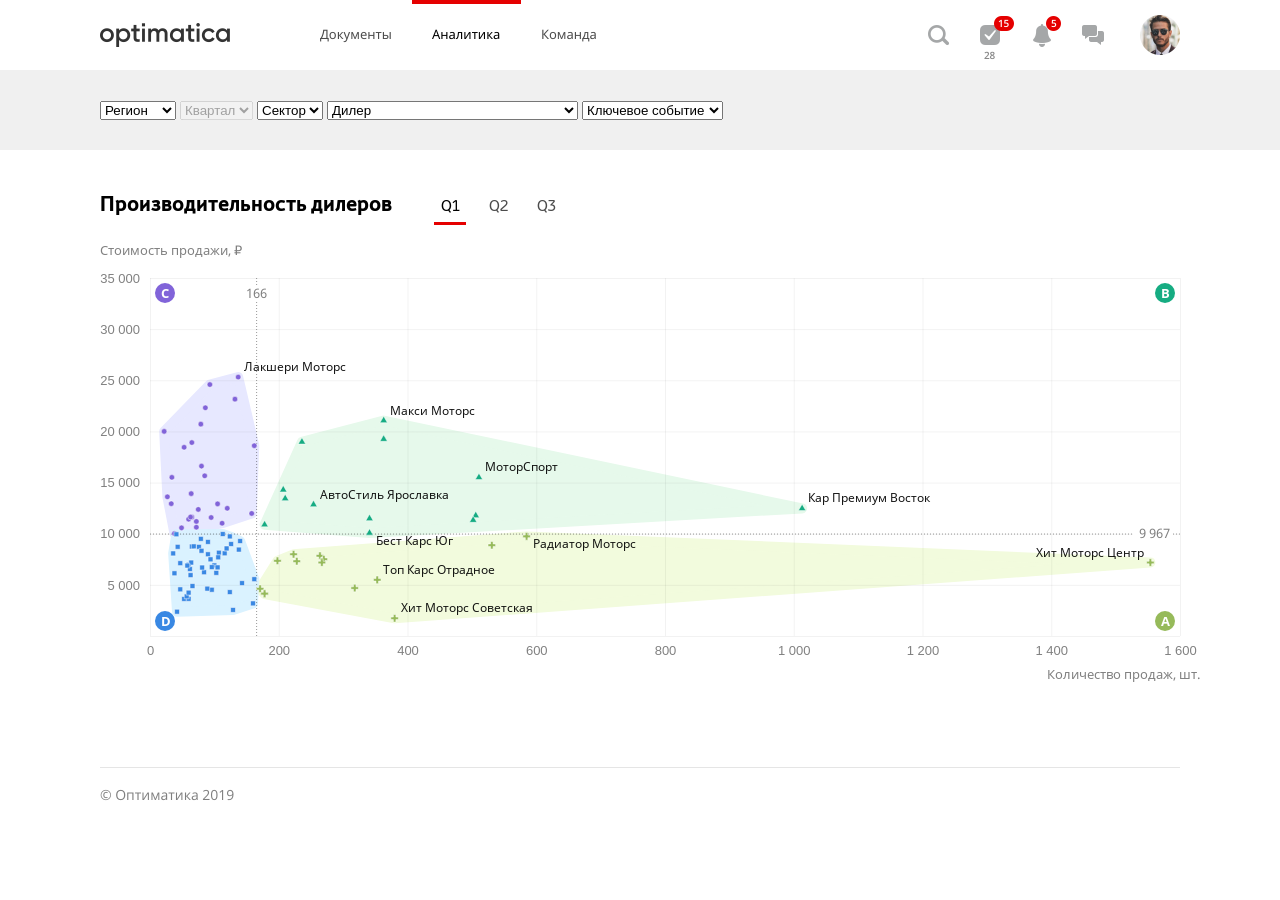
<file: index.html>
<!DOCTYPE html>
<html>
  <head>
    <meta http-equiv="content-type" content="text/html; charset=utf-8" />
    <meta
      name="viewport"
      content="width=device-width, minimum-scale=1, maximum-scale=1, initial-scale=1, user-scalable=0"
    />
    <title>Облака дилеров</title>
    <link rel="stylesheet" type="text/css" href="css/main.css" media="screen" />
    <link href="img/favicon.png" rel="shortcut icon" />
  </head>
  <body>
    <div class="top"></div>
    <div class="filters">
      <div class="filters__inner">
        <select id="region-filter">
          <option value="all">Регион</option>
        </select>
        <select disabled>
          <option value="all">Квартал</option>
        </select>
        <select id="sector-filter">
          <option value="all">Сектор</option>
        </select>
        <select id="dealer-filter">
          <option value="all">Дилер</option>
        </select>
        <select id="event-filter">
          <option value="all">Ключевое событие</option>
        </select>
      </div>
    </div>
    <div class="column">
      <div class="title">
        <h1 class="title__title">Производительность дилеров</h1>
        <div class="tabs" id="quarters"></div>
      </div>
      <div id="graph-clouds" class="graph"></div>
    </div>
    <div class="footer"></div>
  </body>
  <script src="js/d3.min.js"></script>
  <script src="js/d3-delaunay.min.js"></script>
  <script src="js/dealersChart.js"></script>
  <script src="js/app.js"></script>
</html>
</file>
<file: css/main.css>
@font-face {
    font-family: Toyota_Display_Bold;
    src: url(../fonts/toyota-display/toyotadisplay_bd.eot);
    src: url(../fonts/toyota-display/toyotadisplay_bd.eot?#iefix) format("embedded-opentype"), url(../fonts/toyota-display/toyotadisplay_bd.woff) format("woff"), url(../fonts/toyota-display/toyotadisplay_bd.ttf) format("truetype"), url(../fonts/toyota-display/toyotadisplay_bd.svg) format("svg")
    }
@font-face {
    font-family: Toyota_Display_Regular;
    src: url(../fonts/toyota-display/toyotadisplay_rg.eot);
    src: url(../fonts/toyota-display/toyotadisplay_rg.eot?#iefix) format("embedded-opentype"), url(../fonts/toyota-display/toyotadisplay_rg.woff) format("woff"), url(../fonts/toyota-display/toyotadisplay_rg.ttf) format("truetype"), url(../fonts/toyota-display/toyotadisplay_rg.svg) format("svg")
    }
@font-face {
    font-family: Noto_Sans_Regular;
    src: url(../fonts/notosans/NotoSans.eot);
    src: url(../fonts/notosans/NotoSans.eot?#iefix) format("embedded-opentype"), url(../fonts/notosans/NotoSans.woff) format("woff"), url(../fonts/notosans/NotoSans.woff2) format("woff2"), url(../fonts/notosans/NotoSans.ttf) format("truetype"), url(../fonts/notosans/NotoSans.svg) format("svg");
    font-style:normal
    }
@font-face {
    font-family: Noto_Sans_Bold;
    src: url(../fonts/notosans/NotoSans-Bold.eot);
    src: url(../fonts/notosans/NotoSans-Bold.eot?#iefix) format("embedded-opentype"), url(../fonts/notosans/NotoSans-Bold.woff) format("woff"), url(../fonts/notosans/NotoSans-Bold.woff2) format("woff2"), url(../fonts/notosans/NotoSans-Bold.ttf) format("truetype"), url(../fonts/notosans/NotoSans-Bold.svg) format("svg");
    font-style:normal
    }
html, body {
    height: 100%;
    margin: 0;
    padding: 0;
    font: 14px/20px Noto_Sans_Regular, Arial, Helvetica, sans-serif;
    }
h1 {
    margin: 0 0 20px 0;
    font: 20px/28px Toyota_Display_Bold, Arial, Helvetica, sans-serif;
    }
h2 {
    margin: 0 0 10px 0;
    font: 15px/20px Toyota_Display_Bold, Arial, Helvetica, sans-serif;
    }
a {
    text-decoration: none;
    }
.top,
.footer {
    width: 1280px;
    height: 70px;
    margin: 0 auto;
    background: url('../img/top.png') 0 0 / 1280px 70px no-repeat;
    }
.footer {
    height: 80px;
    background: url('../img/footer.png') 0 0 / 1280px 80px no-repeat;
    }
.filters {
    background: #F0F0F0;
    }
    .filters__inner {
        width: 1080px;
        padding: 30px 0;
        margin: 0 auto;
        }
.column {
    width: 1080px;
    margin: 0 auto;
    padding: 40px 100px 80px 100px;
    }
.title {
    display: flex;
    align-items: baseline;
    margin-bottom: 20px;
    }
    .title__title {
        margin: 0 42px 0 0;
        }
.tabs {
    display: flex;
    margin: 0;
    padding: 0;
    font-family: Toyota_Display_Regular, Arial, Helvetica, sans-serif;
    }
    .tabs__item {
        margin-left: 16px;
        list-style: none;
        }
    .tabs__item:first-child {
        margin: 0;
        }
        .tabs__link {
            position: relative;
            display: block;
            width: 32px;
            height: 26px;
            margin-right: 16px;
            padding-top: 6px;
            text-align: center;
            color: #4C4C4C ;
            transition: color .25s;
            }
        .tabs__link:hover {
            color: #000;
            }
        .tabs__link_selected {
            color: #000;
            cursor: default;
            }
        .tabs__link::after {
            content: " ";
            position: absolute;
            bottom: -3px;
            left: 0;
            display: block;
            width: 100%;
            height: 3px;
            background: #E50000;
            transform: scaleX(0);
            transition: transform .25s;
            }
        .tabs__link_selected::after {
            transform: scaleX(1);
            }
.graph {
    position: relative;
    }
.tooltip {
    position: absolute;
    top: -100%;
    left: -100%;
    width: 200px;
    padding: 10px 15px;
    background: #313233;
    border-radius: 10px;
    box-shadow: 0 7px 15px rgba(0, 0, 0, .2);
    color: #FFF;
    opacity: 0;
    pointer-events: none;
    transition: opacity .25s ease-out;
    }
    .tooltip__title {
        margin-bottom: 5px;
        }
    .tooltip__value {
        margin: 0;
        }
.tooltip_compact {
    width: auto;
    padding: 4px 10px 5px 10px;
    border-radius: 5px;
    font-size: 13px;
    }
    .tooltip_compact .tooltip__title {
        display: none;
        }
.props {
    margin: 0;
    font-size: 13px;
    }
    .props__value {
        margin: -20px 0 0 145px;
        }
/* SVG */
.domain {
    opacity: 0;
    }
.tick text,
.axis-label {
    font-size: 13px;
    fill: #808080;
    cursor: default;
    }
.point {
    stroke: #FFF;
    stroke-width: .5;
    pointer-events: none;
    }
.point-area {
    fill: none;
    cursor: pointer;
    pointer-events: all;
}
.label {
    font-size: 12px;
    cursor: default;
    pointer-events: none;
    }
.sector text {
    font-size: 13px;
    font-family: Noto_Sans_Bold;
    fill: #FFF;
    cursor: default;
    }
</file>
